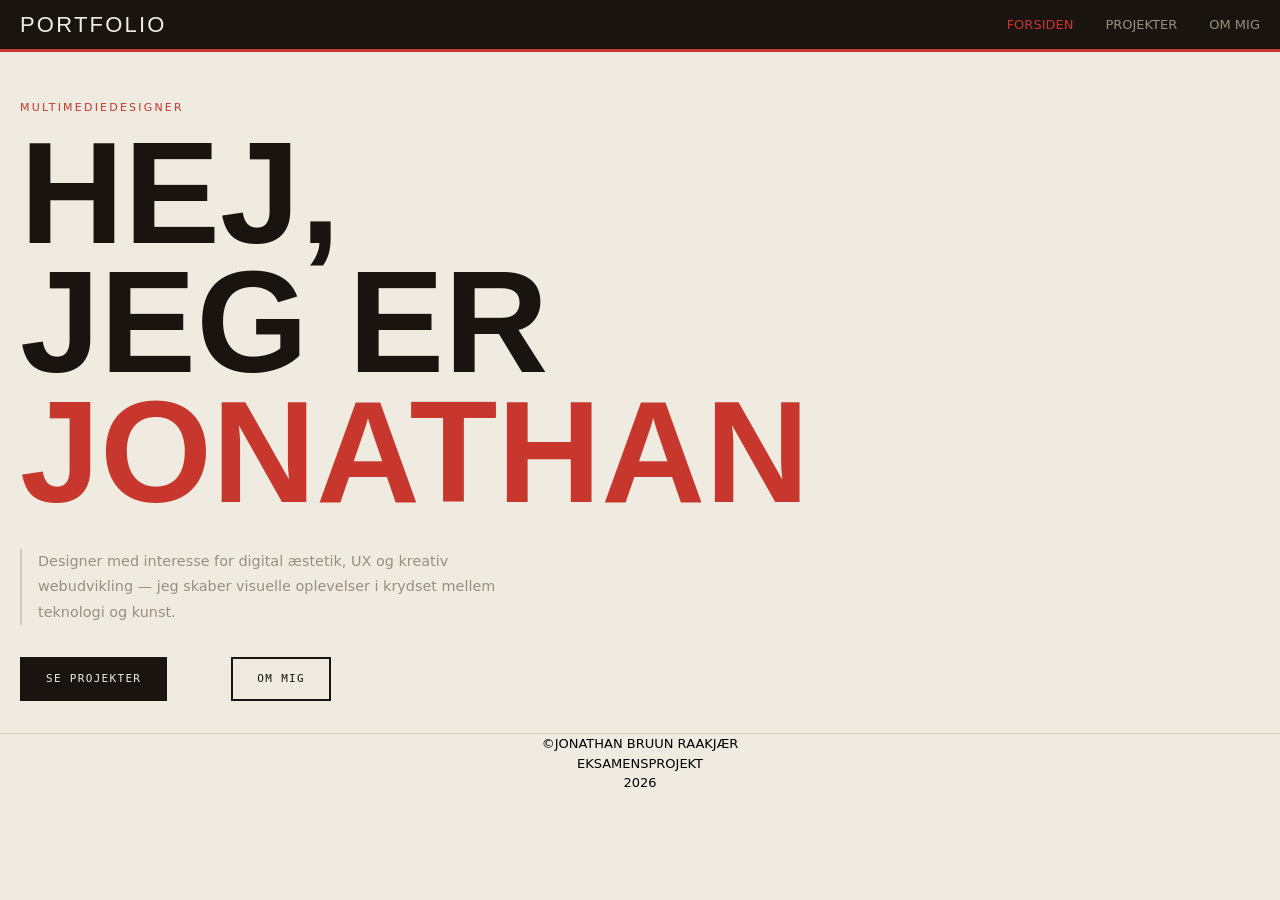
<file: index.html>
<!doctype html>
<html lang="da">
  <head>
    <meta charset="UTF-8" />
    <meta name="viewport" content="width=device-width, initial-scale=1.0" />
    <meta name="robots" content="noindex, nofollow" />
    <title>Portfolio</title>
    <link rel="icon" type="images" href="img/favicon.svg" />
    <link rel="stylesheet" href="css/starter.css" />
    <link rel="stylesheet" href="css/index.css" />
  </head>
  <body>
    <header>
      <nav>
        <div class="logo"><p>PORTFOLIO</p></div>
        <ul class="nav_links">
          <li><a class="link_index" href="index.html">FORSIDEN</a></li>
          <li><a href="portfolie.html">PROJEKTER</a></li>
          <li><a href="om_mig.html">OM MIG</a></li>
        </ul>
      </nav>
    </header>
    <main>
      <section>
        <div class="hero">
          <p class="hero_text">MULTIMEDIEDESIGNER</p>
          <h1 class="hero_navn">
            HEJ,
            <br />
            JEG ER
            <br />
            <span>JONATHAN</span>
          </h1>
          <p class="hero_p">Designer med interesse for digital æstetik, UX og kreativ webudvikling — jeg skaber visuelle oplevelser i krydset mellem teknologi og kunst.</p>

          <div class="buttons">
            <button class="button_dark"><a class="button_link" href="portfolie.html">SE PROJEKTER</a></button>
            <button class="button_lys"><a class="button_link_2" href="om_mig.html">OM MIG</a></button>
          </div>
        </div>
      </section>
    </main>
    <footer>
      <div>
        &COPY;JONATHAN BRUUN RAAKJÆR <br />
        EKSAMENSPROJEKT <br />
        2026
      </div>
    </footer>
  </body>
</html>
</file>
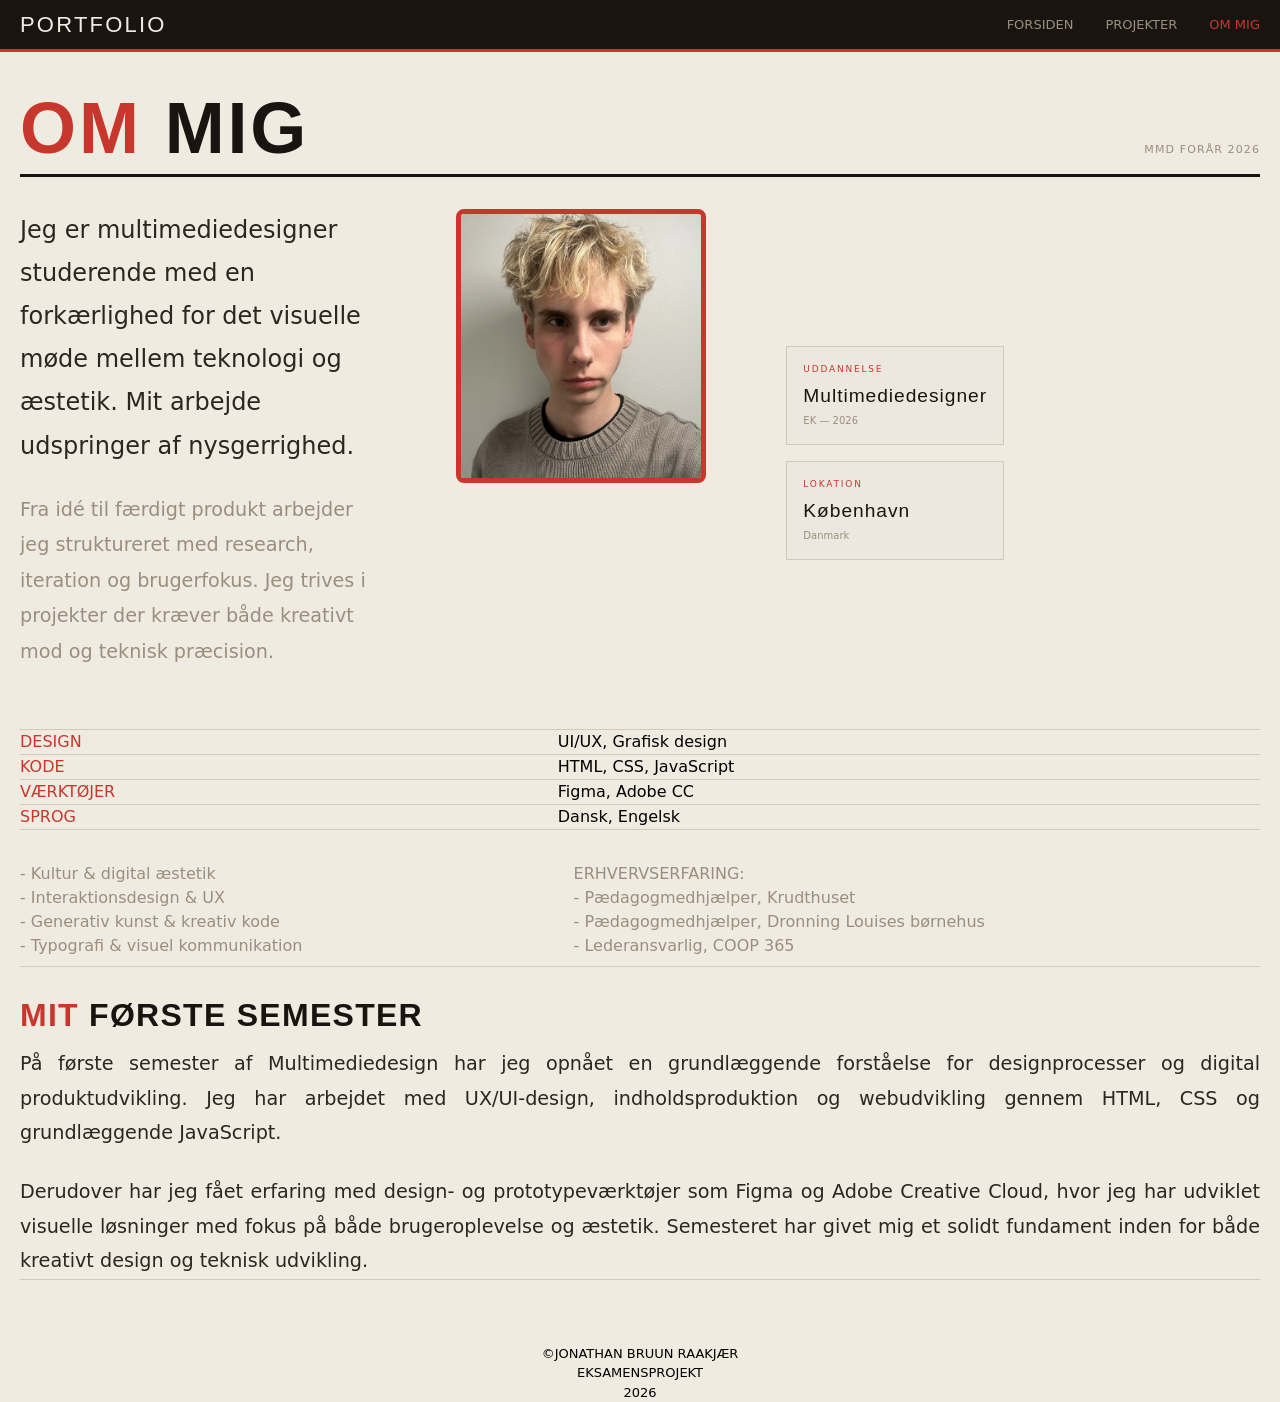
<file: om_mig.html>
<!doctype html>
<html lang="da">
  <head>
    <meta charset="UTF-8" />
    <meta name="viewport" content="width=device-width, initial-scale=1.0" />
    <meta name="robots" content="noindex, nofollow" />
    <link rel="stylesheet" href="css/starter.css" />
    <link rel="stylesheet" href="css/om_mig.css" />
    <link rel="icon" type="images" href="img/favicon.svg" />
    <title>OM MIG</title>
  </head>
  <body>
    <header>
      <nav>
        <div class="logo"><p>PORTFOLIO</p></div>
        <ul class="nav_links">
          <li><a href="index.html">FORSIDEN</a></li>
          <li><a href="portfolie.html">PROJEKTER</a></li>
          <li><a class="link_om_mig" href="om_mig.html">OM MIG</a></li>
        </ul>
      </nav>
    </header>
    <main>
      <div class="om_mig_wrap">
        <div class="h1_section">
          <h1><span>OM</span> MIG</h1>
          <span>MMD FORÅR 2026</span>
        </div>
        <div class="om_mig_grid">
          <div>
            <p class="intro_text">Jeg er multimediedesigner studerende med en forkærlighed for det visuelle møde mellem teknologi og æstetik. Mit arbejde udspringer af nysgerrighed.</p>
            <p class="body_text">Fra idé til færdigt produkt arbejder jeg struktureret med research, iteration og brugerfokus. Jeg trives i projekter der kræver både kreativt mod og teknisk præcision.</p>
          </div>
          <div class="grid_img">
            <div class="avatar-box">
              <img src="img/IMG_1887_result.webp" alt="portræt billede" />
            </div>
            <div class="info_kort">
              <div class="info-card">
                <p class="info-card-label">Uddannelse</p>
                <p class="info-card-val">Multimediedesigner</p>
                <p class="info-card-sub">EK — 2026</p>
              </div>
              <div class="info-card">
                <p class="info-card-label">Lokation</p>
                <p class="info-card-val">København</p>
                <p class="info-card-sub">Danmark</p>
              </div>
            </div>
          </div>
        </div>
        <div class="grid_desk">
          <table class="table">
            <tbody>
              <tr>
                <td>DESIGN</td>
                <td>UI/UX, Grafisk design</td>
              </tr>
              <tr>
                <td>KODE</td>
                <td>HTML, CSS, JavaScript</td>
              </tr>
              <tr>
                <td>VÆRKTØJER</td>
                <td>Figma, Adobe CC</td>
              </tr>
              <tr>
                <td>SPROG</td>
                <td>Dansk, Engelsk</td>
              </tr>
            </tbody>
          </table>
          <div class="liste_grid">
            <div class="liste">
              <p>- Kultur & digital æstetik</p>
              <p>- Interaktionsdesign & UX</p>
              <p>- Generativ kunst & kreativ kode</p>
              <p>- Typografi & visuel kommunikation</p>
            </div>

            <div class="liste">
              <p>ERHVERVSERFARING:</p>
              <p>- Pædagogmedhjælper, Krudthuset</p>
              <p>- Pædagogmedhjælper, Dronning Louises børnehus</p>
              <p>- Lederansvarlig, COOP 365</p>
            </div>
          </div>
        </div>
        <div class="semesterinfo">
          <h2><span>MIT</span> FØRSTE SEMESTER</h2>
          <p class="text_første">
            På første semester af Multimediedesign har jeg opnået en grundlæggende forståelse for designprocesser og digital produktudvikling. Jeg har arbejdet med UX/UI-design, indholdsproduktion og webudvikling gennem HTML, CSS og grundlæggende
            JavaScript.
          </p>

          <p class="text_første2">
            Derudover har jeg fået erfaring med design- og prototypeværktøjer som Figma og Adobe Creative Cloud, hvor jeg har udviklet visuelle løsninger med fokus på både brugeroplevelse og æstetik. Semesteret har givet mig et solidt fundament inden
            for både kreativt design og teknisk udvikling.
          </p>
        </div>
      </div>
    </main>
    <footer>
      <div>
        &COPY;JONATHAN BRUUN RAAKJÆR <br />
        EKSAMENSPROJEKT <br />
        2026
      </div>
    </footer>
  </body>
</html>
</file>
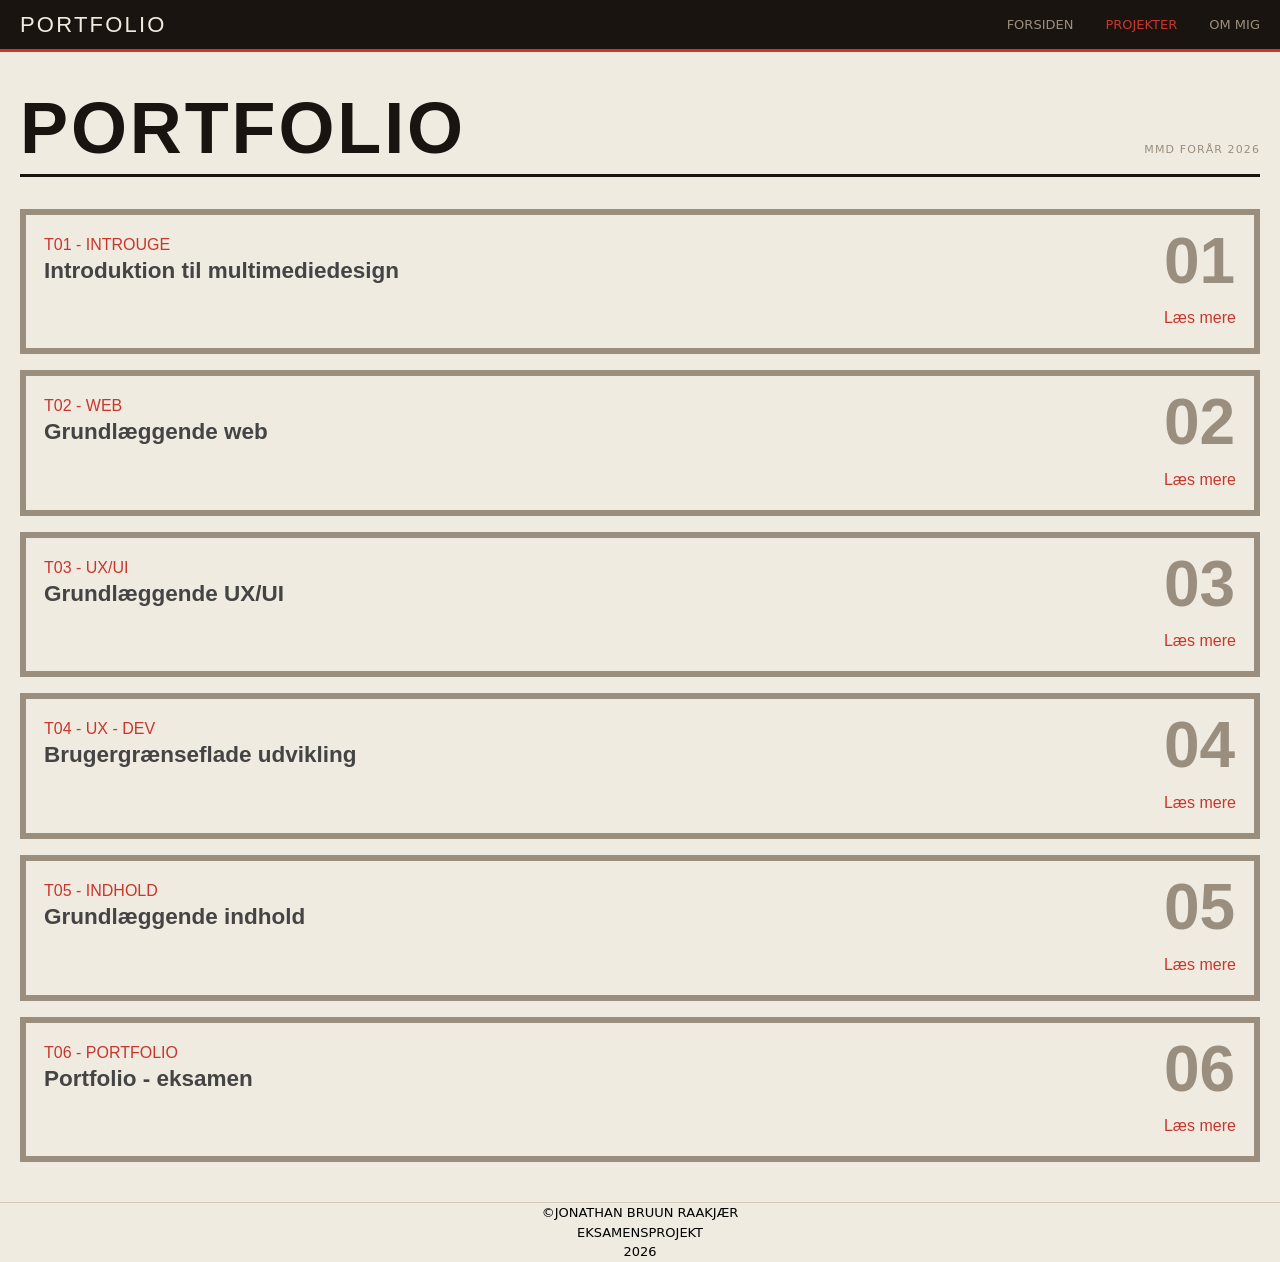
<file: portfolie.html>
<!doctype html>
<html lang="da">
  <head>
    <meta charset="UTF-8" />
    <meta name="viewport" content="width=device-width, initial-scale=1.0" />
    <meta name="robots" content="noindex, nofollow" />
    <link rel="stylesheet" href="css/starter.css" />
    <link rel="stylesheet" href="css/portfolio.css" />
    <link rel="icon" type="images" href="img/favicon.svg" />
    <title>PORTFOLIO</title>
  </head>
  <body>
    <header>
      <nav>
        <div class="logo"><p>PORTFOLIO</p></div>
        <ul class="nav_links">
          <li><a href="index.html">FORSIDEN</a></li>
          <li><a class="portfolio" href="portfolie.html">PROJEKTER</a></li>
          <li><a href="om_mig.html">OM MIG</a></li>
        </ul>
      </nav>
    </header>
    <main>
      <div class="portfolio_wrap">
        <div class="portfolio_h1_section">
          <h1>PORTFOLIO</h1>
          <span>MMD FORÅR 2026</span>
        </div>
        <div class="gap_accordions">
          <button class="accordion">
            <div class="align_accordion">
              <p>T01 - INTROUGE</p>
              <h2>Introduktion til multimediedesign</h2>
            </div>
            <div class="align_accordion">
              <h3>01</h3>
              <p>Læs mere</p>
            </div>
          </button>
          <div class="panel">
            <div class="grid_accordions">
              <p>
                Introduktion til en multimediedesigners arbejdsopgaver gennem eksterne oplæg fra tidligere multimediedesignere, samt introduktion til relevante værktøjer. Der vil være opgaver, der både skal laves individuelt og i teams. Dette
                afvikles som en hybrid mellem korte forelæsninger, egen-forberedelse, individuelle opgaver og gruppeproduktioner. Der vil være fokus på korte inspirerende (visuelle eller interaktive) oplæg, vekslende med opgaver og hands-on øvelser.
                <br />
                Se hvad jeg har lavet under dette tema <a href="intro.html">her</a>
              </p>
              <img src="img/introuge.webp" alt="introuge" />
            </div>
          </div>
          <button class="accordion">
            <div class="align_accordion">
              <p>T02 - WEB</p>
              <h2>Grundlæggende web</h2>
            </div>
            <div class="align_accordion">
              <h3>02</h3>
              <p>Læs mere</p>
            </div>
          </button>
          <div class="panel">
            <div class="grid_accordions">
              <p>
                Dette første tema giver en grundlæggende introduktion til de mest anvendte redskaber i en multimediedesigners værktøjskasse. Redskaberne udgør fundamentet for resten af din uddannelse på MMD. Du vil blive introduceret til
                grundlæggende faglige begreber inden for design af digitale brugergrænseflader, digital indholdsproduktion, digital kommunikation og responsivt webdesign. Her blev der udviklet vores mobilsite som længere hen blev vores
                studiestartsprøve <br />
                Se hvad jeg har lavet under dette tema <a href="temato.html">her</a>
              </p>
              <img src="img/tema2.webp" alt="tema 2 opgave" />
            </div>
          </div>
          <button class="accordion">
            <div class="align_accordion">
              <p>T03 - UX/UI</p>
              <h2>Grundlæggende UX/UI</h2>
            </div>
            <div class="align_accordion">
              <h3>03</h3>
              <p>Læs mere</p>
            </div>
          </button>
          <div class="panel">
            <div class="grid_accordions">
              <p>
                User Experience Design (UX) er i dag en fast bestanddel af udviklingen af digitale brugergrænseflader (UI) og disciplinens arbejdsområde, værktøjer og metoder spreder sig over alle uddannelsens fem fagområder. Dette tema giver mig en
                grundlæggende forståelse for samspillet mellem brugere og brugergrænseflader, samt hvilke teorier, værktøjer og metoder jeg kan benytte til research, design og test i en digital produktudvikling. Der skulle udvikles et emnesite som vi
                selv valgte<br />
                Se hvad jeg har lavet under dette tema <a href="tematre.html">her</a>
              </p>
              <img src="img/tema3.webp" alt="emne site" />
            </div>
          </div>
          <button class="accordion">
            <div class="align_accordion">
              <p>T04 - UX - DEV</p>
              <h2>Brugergrænseflade udvikling</h2>
            </div>
            <div class="align_accordion">
              <h3>04</h3>
              <p>Læs mere</p>
            </div>
          </button>
          <div class="panel">
            <div class="grid_accordions">
              <p>
                I dette tema kommer jeg til at arbejde med udvikling af brugergrænsefladen på et emergencysite som jeg fik udleveret. Brugergrænsefladen skal udvikles med vigtige værktøjer som Adobe Illustrator, CSS og JavaScript. jeg fik
                introduction til Adobe Illustrator og arbejdede med vektorgrafik i SVG-formatet. Jeg blev ogsåå introduceret til programmeringssproget JavaScript, som bruges til at håndtere funktionalitet på sitet. Derudover fik jeg flere avancerede
                færdigheder i CSS. <br />
                Se hvad jeg har lavet under dette tema <a href="temafire.html">her</a>
              </p>
              <img src="img/tema4.webp" alt="emergency site" />
            </div>
          </div>
          <button class="accordion">
            <div class="align_accordion">
              <p>T05 - INDHOLD</p>
              <h2>Grundlæggende indhold</h2>
            </div>
            <div class="align_accordion">
              <h3>05</h3>
              <p>Læs mere</p>
            </div>
          </button>
          <div class="panel">
            <div class="grid_accordions">
              <p>
                Dette tema gav mig en grundlæggende indførsel i indholdsproduktion, herunder præproduktion, selve produktionen, samt postproduktion. Jeg brugte smartphone kameraer til fotografering. Dette er væsentligt for at kunne lave mindre
                indholdsproduktioner selv, samt for bedre at kunne kommunikere professionelt med kunder. Jeg blev introduceret til grundlæggende faglige begreber inden for indholdsproduktion, og jeg benytter derudover de færdigheder, jeg har fået i
                de foregående temaer til at redesigne en virksomheds hjemmeside<br />
                Se hvad jeg har lavet under dette tema <a href="temafem.html">her</a>
              </p>
              <img src="img/tema5.webp" alt="virksomhedsite" />
            </div>
          </div>
          <button class="accordion">
            <div class="align_accordion">
              <p>T06 - PORTFOLIO</p>
              <h2>Portfolio - eksamen</h2>
            </div>
            <div class="align_accordion">
              <h3>06</h3>
              <p>Læs mere</p>
            </div>
          </button>
          <div class="panel">
            <div class="grid_accordions">
              <p>
                Dette tema har jeg lavede min 1. semester eksamen, som består af min portfolio hjemmeside. Jeg har brugt alt jeg har lært igennem hele 1. semester til de grundlæggende og tværfaglige principper for planlægning, design, udvikling og
                optimering af digitale brugergrænseflader og medieproduktioner baseret på forståelse af afgrænsede udviklingsprocesser og de brugere, der skal anvende løsningen. <br />
                Se hvad jeg har lavet under dette tema <a href="temaseks.html">her</a>
              </p>
              <img src="img/tema6.webp" alt="portfolio hjemmeside" />
            </div>
          </div>
        </div>
      </div>
    </main>
    <footer>
      <div>
        &COPY;JONATHAN BRUUN RAAKJÆR <br />
        EKSAMENSPROJEKT <br />
        2026
      </div>
    </footer>
  </body>
  <script src="js/accordion.js"></script>
</html>
</file>
<file: css/starter.css>
*,
::before,
::after {
  box-sizing: border-box;
  margin: 0;
  padding: 0;
}

html {
  interpolate-size: allow-keywords;
  font-family: system-ui, sans-serif;
  line-height: 1.5;
  -webkit-font-smoothing: antialiased;
}

h1,
h2 {
  line-height: 1.25;
}

p,
li {
  text-wrap: pretty;
}

img,
svg {
  display: block;
  /* max-width: 100%; */
  height: auto;
}

label {
  display: block;
}

input,
button,
textarea,
select {
  font: inherit;
  color: inherit;
  background-color: transparent;
  font-size: max(1em, 16px);
}

textarea {
  resize: none;
  min-height: 4lh;
}

legend {
  padding: 0;
}

select,
::picker(select) {
  appearance: base-select;
}
</file>
<file: css/index.css>
/* mobil */
@media (max-width: 600px) {
  /* header */
  nav {
    background: #1a1410;
    padding: 0 1.25rem;
    height: 52px;
    display: flex;
    align-items: center;
    justify-content: space-between;
    border-bottom: 3px solid #c8372d;
  }
  .logo {
    font-family: "Bebas Neue", sans-serif;
    font-size: 22px;
    letter-spacing: 0.1em;
    color: #f0ebe1;
  }

  .nav_links {
    display: flex;
    list-style: none;
    gap: 0.5rem;
    font-size: small;
    a {
      color: #9a8e7e;
      text-decoration: none;
    }
    .link_index {
      color: #c8372d;
      text-decoration: none;
    }
  }
  body {
    background-color: #f0ebe1;
  }

  /* main section */
  .hero {
    padding: 3rem 1.25rem 2rem;
    border-bottom: 1px solid #d4c9b8;
  }
  .hero_text {
    font-size: 11px;
    font-weight: 500;
    letter-spacing: 0.2em;
    color: #c8372d;
    margin-bottom: 0.75rem;
  }
  .hero_navn {
    font-family: "Bebas Neue", sans-serif;
    font-size: clamp(4rem, 16vw, 9rem);
    line-height: 0.9;
    color: #1a1410;
    margin-bottom: 1rem;
    span {
      color: #c8372d;
    }
  }
  .hero_p {
    font-size: 0.9rem;
    color: #9a8e7e;
    line-height: 1.75;
    max-width: 480px;
    margin-bottom: 2rem;
    margin-top: 2rem;
    padding-left: 1rem;
    border-left: 2px solid #d4c9b8;
  }
  /* buttons */
  .button_dark {
    font-family: "DM Mono", monospace;
    font-size: 11px;
    letter-spacing: 0.12em;
    background: #1a1410;
    border: 2px solid #1a1410;
    padding: 0.75rem 1.5rem;
    cursor: pointer;
  }
  .button_lys {
    font-family: "DM Mono", monospace;
    font-size: 11px;
    font-weight: 500;
    letter-spacing: 0.12em;
    background: transparent;
    border: 2px solid #1a1410;
    padding: 0.75rem 1.5rem;
    cursor: pointer;
  }
  .buttons {
    display: flex;
    justify-content: center;
    gap: 4rem;
  }
  .button_link {
    text-decoration: none;
    color: #f0ebe1;
  }
  .button_link_2 {
    text-decoration: none;
    color: #1a1410;
  }

  /* footer */
  footer {
    font-size: small;
    display: flex;
    align-items: center;
    justify-content: center;
    text-align: center;
  }
}
/* desktop */
@media (min-width: 601px) {
  /* header */
  nav {
    background: #1a1410;
    padding: 0 1.25rem;
    height: 52px;
    display: flex;
    align-items: center;
    justify-content: space-between;
    border-bottom: 3px solid #c8372d;
  }
  .logo {
    font-family: "Bebas Neue", sans-serif;
    font-size: 22px;
    letter-spacing: 0.1em;
    color: #f0ebe1;
  }

  .nav_links {
    display: flex;
    list-style: none;
    gap: 2rem;
    font-size: small;
    a {
      color: #9a8e7e;
      text-decoration: none;
    }
    .link_index {
      color: #c8372d;
      text-decoration: none;
    }
  }
  body {
    background-color: #f0ebe1;
  }

  /* main section */
  .hero {
    padding: 3rem 1.25rem 2rem;
    border-bottom: 1px solid #d4c9b8;
  }
  .hero_text {
    font-size: 11px;
    font-weight: 500;
    letter-spacing: 0.2em;
    color: #c8372d;
    margin-bottom: 0.75rem;
  }
  .hero_navn {
    font-family: "Bebas Neue", sans-serif;
    font-size: clamp(4rem, 16vw, 9rem);
    line-height: 0.9;
    color: #1a1410;
    margin-bottom: 1rem;
    span {
      color: #c8372d;
    }
  }
  .hero_p {
    font-size: 0.9rem;
    color: #9a8e7e;
    line-height: 1.75;
    max-width: 480px;
    margin-bottom: 2rem;
    margin-top: 2rem;
    padding-left: 1rem;
    border-left: 2px solid #d4c9b8;
  }
  /* buttons */
  .button_dark {
    font-family: "DM Mono", monospace;
    font-size: 11px;
    letter-spacing: 0.12em;
    background: #1a1410;
    border: 2px solid #1a1410;
    padding: 0.75rem 1.5rem;
    cursor: pointer;
  }
  .button_lys {
    font-family: "DM Mono", monospace;
    font-size: 11px;
    font-weight: 500;
    letter-spacing: 0.12em;
    background: transparent;
    border: 2px solid #1a1410;
    padding: 0.75rem 1.5rem;
    cursor: pointer;
  }
  .buttons {
    display: flex;
    gap: 4rem;
  }
  .button_link {
    text-decoration: none;
    color: #f0ebe1;
  }
  .button_link_2 {
    text-decoration: none;
    color: #1a1410;
  }

  /* footer */
  footer {
    font-size: small;
    display: flex;
    align-items: center;
    justify-content: center;
    text-align: center;
  }
}
</file>
<file: css/om_mig.css>
/* mobil */
@media (max-width: 600px) {
  /* header */
  img {
    max-width: 100%;
  }
  nav {
    background: #1a1410;
    padding: 0 1.25rem;
    height: 52px;
    display: flex;
    align-items: center;
    justify-content: space-between;
    border-bottom: 3px solid #c8372d;
  }
  .logo {
    font-family: "Bebas Neue", sans-serif;
    font-size: 22px;
    letter-spacing: 0.1em;
    color: #f0ebe1;
  }

  .nav_links {
    display: flex;
    list-style: none;
    gap: 0.5rem;
    font-size: small;
    a {
      color: #9a8e7e;
      text-decoration: none;
    }
    .link_om_mig {
      color: #c8372d;
      text-decoration: none;
    }
  }
  /* main */
  body {
    background-color: #f0ebe1;
  }
  .om_mig_wrap {
    padding: 2.5rem 1.25rem;
  }
  .h1_section {
    display: flex;
    align-items: baseline;
    justify-content: space-between;
    border-bottom: 3px solid #1a1410;
    padding-bottom: 0.6rem;
    margin-bottom: 2rem;
    flex-wrap: wrap;
    gap: 0.5rem;
  }
  h1 {
    font-family: "Bebas Neue", sans-serif;
    font-size: clamp(2.5rem, 8vw, 4.5rem);
    letter-spacing: 0.04em;
    color: #1a1410;
    line-height: 1;
    span {
      color: #c8372d;
      font-family: "Bebas Neue", sans-serif;
      font-size: clamp(2.5rem, 8vw, 4.5rem);
      letter-spacing: 0.04em;
      line-height: 1;
    }
  }
  span {
    font-size: 11px;
    letter-spacing: 0.1em;
    text-transform: uppercase;
    color: #9a8e7e;
  }
  .info-card {
    border: 1px solid #d4c9b8;
    padding: 1rem;
    background: #ede8df;
    margin-bottom: 1rem;
    margin-top: 1rem;
  }
  .info-card-label {
    font-size: 9px;
    letter-spacing: 0.2em;
    text-transform: uppercase;
    color: #c8372d;
    margin-bottom: 0.35rem;
  }
  .info-card-val {
    font-family: "Bebas Neue", sans-serif;
    font-size: 1.2rem;
    letter-spacing: 0.05em;
    color: #1a1410;
  }
  .info-card-sub {
    font-size: 10px;
    color: #9a8e7e;
    margin-top: 0.15rem;
  }
  .om_mig_grid {
    display: grid;
    grid-template-columns: 3fr 2fr;
  }
  .intro_text {
    font-size: clamp(1rem, 3vw, 1.2rem);
    color: #2c2520;
    line-height: 1.8;
    margin-bottom: 1.5rem;
  }
  .body_text {
    font-size: 0.82rem;
    color: #9a8e7e;
    line-height: 1.85;
    margin-bottom: 1.75rem;
  }
  .table {
    width: 100%;
    border-collapse: collapse;
    margin-bottom: 1.5rem;
  }
  .table tr {
    border-top: 1px solid #d4c9b8;
    border-bottom: 1px solid #d4c9b8;
  }
  td:first-child {
    color: #c8372d;
  }
  .liste {
    font-size: 1rem;
    color: #9a8e7e;
    padding: 0.5rem 0;
    border-bottom: 1px solid #d4c9b8;
  }
  img {
    border: 5px solid #c8372d;
    border-radius: 0.5rem;
  }
  h2 {
    font-family: "Bebas Neue", sans-serif;
    font-size: clamp(1rem, 8vw, 2rem);
    letter-spacing: 0.04em;
    color: #1a1410;
    line-height: 1;
    padding-top: 2rem;
    span {
      color: #c8372d;
      font-family: "Bebas Neue", sans-serif;
      font-size: clamp(1rem, 8vw, 2rem);
      letter-spacing: 0.04em;
      line-height: 1;
      padding-top: 2rem;
    }
  }
  .text_første {
    font-size: clamp(1rem, 3vw, 1.2rem);
    color: #2c2520;
    line-height: 1.8;
    margin-bottom: 1.5rem;
    margin-top: 1rem;
    text-align: justify;
  }
  .text_første2 {
    font-size: clamp(1rem, 3vw, 1.2rem);
    color: #2c2520;
    line-height: 1.8;
    margin-bottom: 1.5rem;
    margin-top: 1rem;
    text-align: justify;
    border-bottom: 1px solid #d4c9b8;
  }
  /* footer */
  footer {
    font-size: small;
    display: flex;
    align-items: center;
    justify-content: center;
    text-align: center;
  }
}
/* desktop */
@media (min-width: 601px) {
  /* header */
  nav {
    background: #1a1410;
    padding: 0 1.25rem;
    height: 52px;
    display: flex;
    align-items: center;
    justify-content: space-between;
    border-bottom: 3px solid #c8372d;
  }
  .logo {
    font-family: "Bebas Neue", sans-serif;
    font-size: 22px;
    letter-spacing: 0.1em;
    color: #f0ebe1;
  }

  .nav_links {
    display: flex;
    list-style: none;
    gap: 2rem;
    font-size: small;
    a {
      color: #9a8e7e;
      text-decoration: none;
    }
    .link_om_mig {
      color: #c8372d;
      text-decoration: none;
    }
  }
  body {
    background-color: #f0ebe1;
  }
  .om_mig_wrap {
    padding: 2.5rem 1.25rem;
  }

  .h1_section {
    display: flex;
    align-items: baseline;
    justify-content: space-between;
    border-bottom: 3px solid #1a1410;
    padding-bottom: 0.6rem;
    margin-bottom: 2rem;
    flex-wrap: wrap;
    gap: 0.5rem;
  }
  h1 {
    font-family: "Bebas Neue", sans-serif;
    font-size: clamp(2.5rem, 8vw, 4.5rem);
    letter-spacing: 0.04em;
    color: #1a1410;
    line-height: 1;
    span {
      color: #c8372d;
      font-family: "Bebas Neue", sans-serif;
      font-size: clamp(2.5rem, 8vw, 4.5rem);
      letter-spacing: 0.04em;
      line-height: 1;
    }
  }
  span {
    font-size: 11px;
    letter-spacing: 0.1em;
    text-transform: uppercase;
    color: #9a8e7e;
  }
  .info-card {
    border: 1px solid #d4c9b8;
    padding: 1rem;
    background: #ede8df;
    margin-bottom: 1rem;
    margin-top: 1rem;
    margin-right: 16rem;
  }
  .info-card-label {
    font-size: 9px;
    letter-spacing: 0.2em;
    text-transform: uppercase;
    color: #c8372d;
    margin-bottom: 0.35rem;
  }
  .info-card-val {
    font-family: "Bebas Neue", sans-serif;
    font-size: 1.2rem;
    letter-spacing: 0.05em;
    color: #1a1410;
  }
  .info-card-sub {
    font-size: 10px;
    color: #9a8e7e;
    margin-top: 0.15rem;
  }
  .om_mig_grid {
    display: grid;
    grid-template-columns: 3fr 2fr;
    padding-bottom: 2rem;
  }
  .intro_text {
    font-size: clamp(1.5rem, 3vw, 1.2rem);
    color: #2c2520;
    line-height: 1.8;
    margin-bottom: 1.5rem;
  }
  .body_text {
    font-size: 1.2rem;
    color: #9a8e7e;
    line-height: 1.85;
    margin-bottom: 1.75rem;
  }
  .table {
    width: 100%;
    border-collapse: collapse;
    margin-bottom: 1.5rem;
  }
  .table tr {
    border-top: 1px solid #d4c9b8;
    border-bottom: 1px solid #d4c9b8;
  }
  td:first-child {
    color: #c8372d;
  }

  img {
    border: 5px solid #c8372d;
    border-radius: 0.5rem;
    width: 250px;
  }
  .grid_img {
    display: grid;
    grid-template-columns: 3fr 2fr;
    padding-left: 5rem;
  }
  .info_kort {
    padding-left: 5rem;
    align-content: center;
  }
  td:first-child {
    padding-right: 2.5rem;
  }
  .liste_grid {
    display: grid;
    grid-template-columns: 2fr 3fr;
    column-gap: 6rem;
    font-size: 1rem;
    color: #9a8e7e;
    padding: 0.5rem 0;
    border-bottom: 1px solid #d4c9b8;
  }
  /* footer */
  footer {
    font-size: small;
    display: flex;
    align-items: center;
    justify-content: center;
    text-align: center;
  }
  h2 {
    font-family: "Bebas Neue", sans-serif;
    font-size: clamp(1rem, 8vw, 2rem);
    letter-spacing: 0.04em;
    color: #1a1410;
    line-height: 1;
    padding-top: 2rem;
    span {
      color: #c8372d;
      font-family: "Bebas Neue", sans-serif;
      font-size: clamp(1rem, 8vw, 2rem);
      letter-spacing: 0.04em;
      line-height: 1;
      padding-top: 2rem;
    }
  }
  .text_første {
    font-size: clamp(1rem, 3vw, 1.2rem);
    color: #2c2520;
    line-height: 1.8;
    margin-bottom: 1.5rem;
    margin-top: 1rem;
    text-align: justify;
  }
  .text_første2 {
    font-size: clamp(1rem, 3vw, 1.2rem);
    color: #2c2520;
    line-height: 1.8;
    margin-bottom: 1.5rem;
    margin-top: 1rem;
    text-align: justify;
    border-bottom: 1px solid #d4c9b8;
  }
}
</file>
<file: css/portfolio.css>
img {
  display: block;
  max-width: 100%;
  border-radius: 1rem;
}
/* mobile */
@media (max-width: 600px) {
  /* header */
  nav {
    background: #1a1410;
    padding: 0 1.25rem;
    height: 52px;
    display: flex;
    align-items: center;
    justify-content: space-between;
    border-bottom: 3px solid #c8372d;
  }
  .logo {
    font-family: "Bebas Neue", sans-serif;
    font-size: 22px;
    letter-spacing: 0.1em;
    color: #f0ebe1;
  }

  .nav_links {
    display: flex;
    list-style: none;
    gap: 0.5rem;
    font-size: small;
    a {
      color: #9a8e7e;
      text-decoration: none;
    }
    .portfolio {
      color: #c8372d;
      text-decoration: none;
    }
  }

  /* main */
  body {
    background-color: #f0ebe1;
  }
  .portfolio_wrap {
    padding: 2.5rem 1.25rem;
  }
  .portfolio_h1_section {
    display: flex;
    align-items: baseline;
    justify-content: space-between;
    border-bottom: 3px solid #1a1410;
    padding-bottom: 0.6rem;
    margin-bottom: 2rem;
    flex-wrap: wrap;
    gap: 0.5rem;
  }
  h1 {
    font-family: "Bebas Neue", sans-serif;
    font-size: clamp(2.5rem, 8vw, 4.5rem);
    letter-spacing: 0.04em;
    color: #1a1410;
    line-height: 1;
  }
  span {
    font-size: 11px;
    letter-spacing: 0.1em;
    text-transform: uppercase;
    color: #9a8e7e;
  }
  /* accordions */
  .accordion {
    font-family: "Bebas Neue", sans-serif;
    background-color: #f0ebe1;
    border: 6px solid #9a8e7e;
    color: #444;
    cursor: pointer;
    padding: 18px;
    width: 100%;
    text-align: left;
    outline: none;
    font-size: 15px;
    transition: 0.4s;
    display: flex;
    justify-content: space-between;
    h3 {
      font-family: "Bebas Neue", sans-serif;
      font-size: clamp(2rem, 10vw, 4rem);
      line-height: 0.9;
      color: #9a8e7e;
      margin-bottom: 1rem;
    }
    p {
      color: #c8372d;
      text-decoration: none;
      font-size: clamp(0.5rem, 2vw, 1rem);
    }
    .align_accordion {
      text-align: left;
      align-content: center;
    }
  }
  .active,
  .accordion:hover {
    background-color: #ccc;
  }
  .gap_accordions {
    display: grid;
    row-gap: 1rem;
  }
  .panel {
    padding: 0 18px;
    display: none;
    background-color: #f0ebe1;
    border: 4px solid #9a8e7e;
    overflow: hidden;
    p {
      font-size: clamp(1rem, 3vw, 1.2rem);
      color: #2c2520;
      line-height: 1.8;
      margin-bottom: 1.5rem;
    }
    a {
      color: #c8372d;
      text-decoration: underline;
    }
  }
  .grid_accordions {
    padding: 10px;
  }
  /* footer */
  footer {
    font-size: small;
    display: flex;
    align-items: center;
    justify-content: center;
    text-align: center;
    border-top: 1px solid #d4c9b8;
  }
}
/* desktop */
@media (min-width: 601px) {
  /* header */
  nav {
    background: #1a1410;
    padding: 0 1.25rem;
    height: 52px;
    display: flex;
    align-items: center;
    justify-content: space-between;
    border-bottom: 3px solid #c8372d;
  }
  .logo {
    font-family: "Bebas Neue", sans-serif;
    font-size: 22px;
    letter-spacing: 0.1em;
    color: #f0ebe1;
  }

  .nav_links {
    display: flex;
    list-style: none;
    gap: 2rem;
    font-size: small;
    a {
      color: #9a8e7e;
      text-decoration: none;
    }
    .portfolio {
      color: #c8372d;
      text-decoration: none;
    }
  }

  body {
    background-color: #f0ebe1;
  }
  .portfolio_wrap {
    padding: 2.5rem 1.25rem;
  }

  .portfolio_h1_section {
    display: flex;
    align-items: baseline;
    justify-content: space-between;
    border-bottom: 3px solid #1a1410;
    padding-bottom: 0.6rem;
    margin-bottom: 2rem;
    flex-wrap: wrap;
    gap: 0.5rem;
  }
  h1 {
    font-family: "Bebas Neue", sans-serif;
    font-size: clamp(2.5rem, 8vw, 4.5rem);
    letter-spacing: 0.04em;
    color: #1a1410;
    line-height: 1;
    span {
      color: #c8372d;
      font-family: "Bebas Neue", sans-serif;
      font-size: clamp(2.5rem, 8vw, 4.5rem);
      letter-spacing: 0.04em;
      line-height: 1;
    }
  }
  span {
    font-size: 11px;
    letter-spacing: 0.1em;
    text-transform: uppercase;
    color: #9a8e7e;
  }
  /* accordions */
  .accordion {
    font-family: "Bebas Neue", sans-serif;
    background-color: #f0ebe1;
    border: 6px solid #9a8e7e;
    color: #444;
    cursor: pointer;
    padding: 18px;
    width: 100%;
    text-align: left;
    outline: none;
    font-size: 15px;
    transition: 0.4s;
    display: flex;
    justify-content: space-between;

    h3 {
      font-family: "Bebas Neue", sans-serif;
      font-size: clamp(2rem, 10vw, 4rem);
      line-height: 0.9;
      color: #9a8e7e;
      margin-bottom: 1rem;
    }
    p {
      color: #c8372d;
      text-decoration: none;
      font-size: clamp(0.5rem, 2vw, 1rem);
    }
    .align_accordion {
      text-align: left;
      align-content: center;
    }
  }

  .active,
  .accordion:hover {
    background-color: #ccc;
  }

  .panel {
    padding: 0 18px;
    display: none;
    background-color: #f0ebe1;
    border: 4px solid #9a8e7e;
    overflow: hidden;
    p {
      font-size: clamp(1.5rem, 3vw, 1.2rem);
      color: #2c2520;
      line-height: 1.8;
      margin-bottom: 1.5rem;
    }
    a {
      color: #c8372d;
      text-decoration: underline;
    }
  }
  .grid_accordions {
    display: grid;
    grid-template-columns: 1fr 1fr;
    padding: 10px;
    gap: 1rem;
  }
  .gap_accordions {
    display: grid;
    row-gap: 1rem;
  }
  /* footer */
  footer {
    font-size: small;
    display: flex;
    align-items: center;
    justify-content: center;
    text-align: center;
    border-top: 1px solid #d4c9b8;
  }
}
</file>
